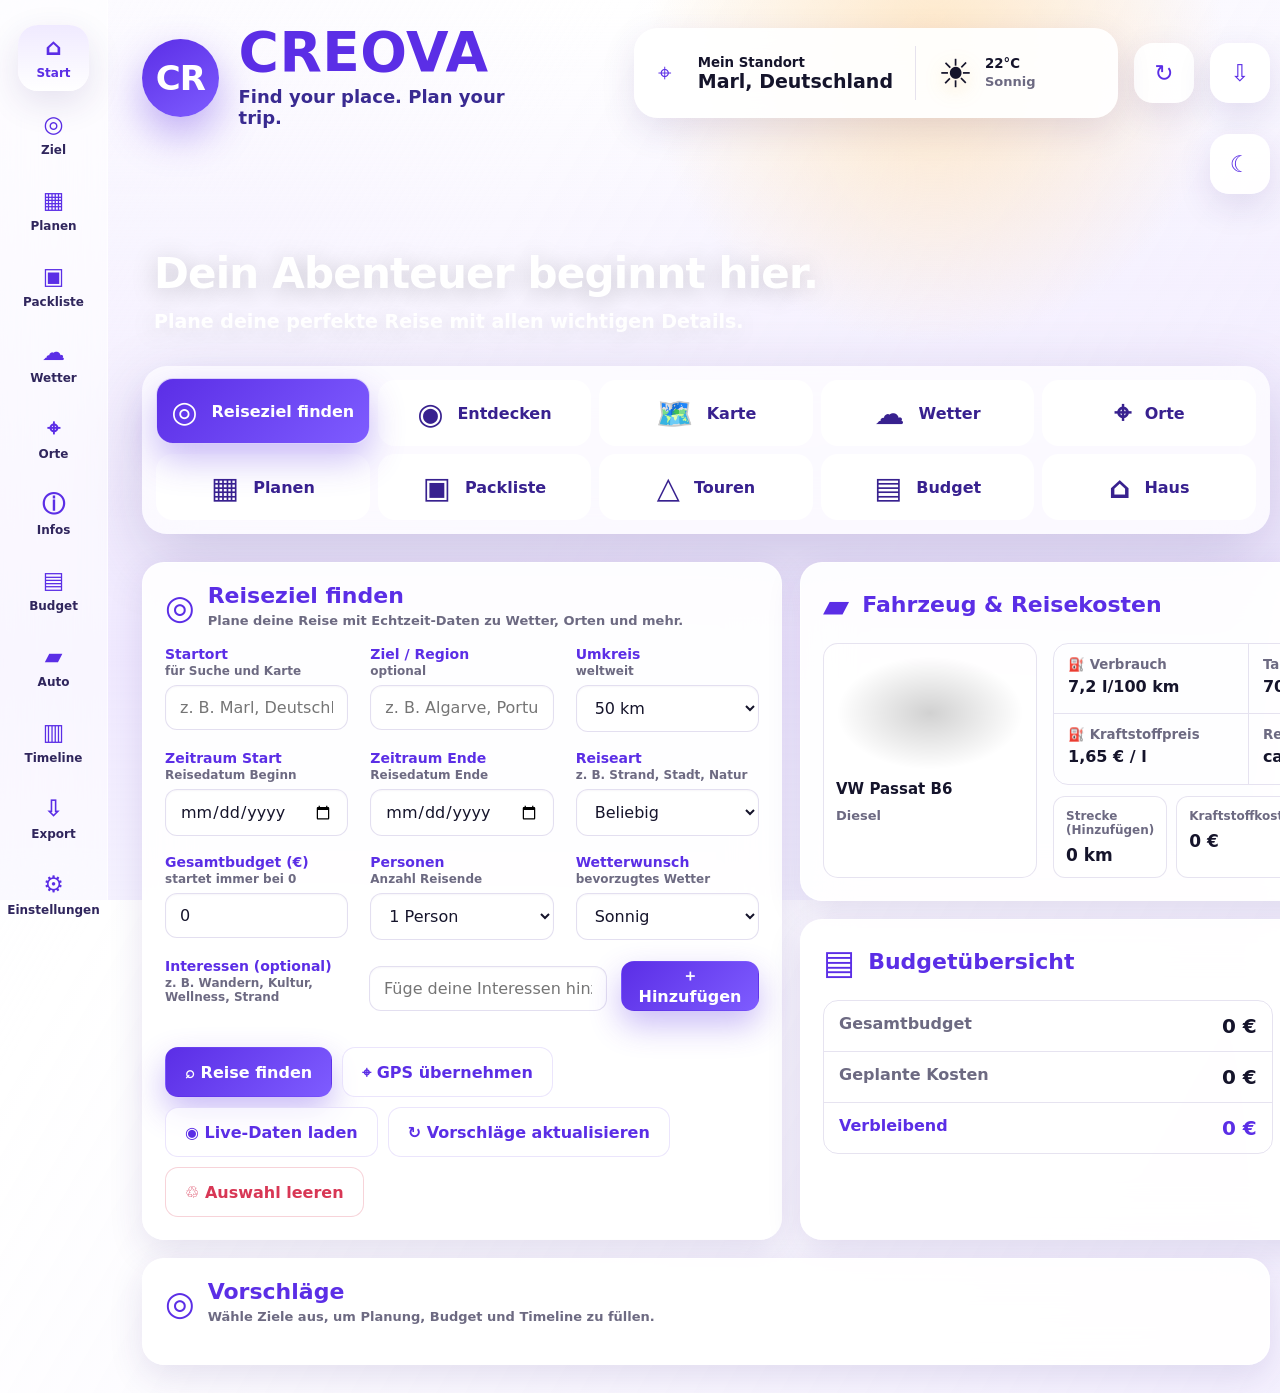
<file: index.html>
<!doctype html>
<html lang="de">
<head>
  <meta charset="utf-8" />
  <meta name="viewport" content="width=device-width, initial-scale=1" />
  <title>CREOVA – Reiseplanung</title>
  <meta name="description" content="CREOVA Reiseplaner Web App" />
  <style>
    :root{
      --violet:#5b2ee6;
      --violet-2:#7e5cff;
      --violet-3:#efe9ff;
      --ink:#15142b;
      --muted:#6d6a82;
      --line:rgba(80,56,150,.14);
      --glass:rgba(255,255,255,.74);
      --glass-2:rgba(255,255,255,.92);
      --shadow:0 24px 70px rgba(54,35,120,.20);
      --shadow-soft:0 12px 35px rgba(54,35,120,.12);
      --radius:22px;
      --radius-sm:15px;
      --bg:url("https://images.unsplash.com/photo-1533873984035-25970ab07461?auto=format&fit=crop&w=2200&q=90");
    }
    [data-theme="dark"]{
      --ink:#f4f1ff;
      --muted:#c9c2dc;
      --line:rgba(255,255,255,.16);
      --glass:rgba(23,19,42,.70);
      --glass-2:rgba(30,24,56,.88);
      --violet-3:rgba(126,92,255,.18);
      --shadow:0 24px 70px rgba(0,0,0,.45);
      --shadow-soft:0 12px 35px rgba(0,0,0,.32);
    }
    *{box-sizing:border-box}
    html{scroll-behavior:smooth}
    body{
      margin:0;
      min-height:100vh;
      font-family:Inter, ui-sans-serif, system-ui, -apple-system, BlinkMacSystemFont, "Segoe UI", Arial, sans-serif;
      color:var(--ink);
      background:
        linear-gradient(120deg, rgba(250,248,255,.76), rgba(255,255,255,.44) 30%, rgba(239,233,255,.64) 100%),
        var(--bg) center top / cover fixed no-repeat;
      overflow-x:hidden;
    }
    [data-theme="dark"] body,
    body[data-theme="dark"]{
      background:
        linear-gradient(120deg, rgba(11,10,22,.82), rgba(20,16,42,.54) 35%, rgba(35,17,73,.76) 100%),
        var(--bg) center top / cover fixed no-repeat;
    }
    body:before{
      content:"";
      position:fixed;
      inset:0;
      pointer-events:none;
      background:
        radial-gradient(circle at 73% 6%, rgba(255,226,184,.78), transparent 23%),
        linear-gradient(180deg, transparent 0%, rgba(237,229,255,.86) 74%, rgba(244,241,255,.98) 100%);
      z-index:-1;
    }
    body[data-theme="dark"]:before{
      background:
        radial-gradient(circle at 73% 6%, rgba(255,190,80,.18), transparent 23%),
        linear-gradient(180deg, transparent 0%, rgba(19,15,38,.88) 72%, rgba(15,12,29,.98) 100%);
    }
    button,input,select,textarea{font:inherit}
    button{cursor:pointer}
    .app{display:grid;grid-template-columns:108px 1fr;min-height:100vh}
    .sidebar{
      position:sticky;
      top:0;
      height:100vh;
      padding:26px 18px;
      display:flex;
      flex-direction:column;
      gap:10px;
      backdrop-filter:blur(22px);
      background:rgba(255,255,255,.58);
      border-right:1px solid rgba(255,255,255,.65);
      z-index:10;
    }
    body[data-theme="dark"] .sidebar{background:rgba(18,15,34,.64);border-right-color:rgba(255,255,255,.08)}
    .navbtn{
      border:0;
      border-radius:20px;
      min-height:66px;
      display:flex;
      flex-direction:column;
      align-items:center;
      justify-content:center;
      gap:7px;
      color:#30265d;
      background:transparent;
      transition:.18s ease;
    }
    body[data-theme="dark"] .navbtn{color:#ebe5ff}
    .navbtn .ico{font-size:23px;line-height:1;color:var(--violet)}
    .navbtn span{font-size:12px;font-weight:750}
    .navbtn.active,.navbtn:hover{
      background:linear-gradient(180deg, rgba(239,233,255,.95), rgba(255,255,255,.82));
      color:var(--violet);
      box-shadow:var(--shadow-soft);
      transform:translateY(-1px);
    }
    body[data-theme="dark"] .navbtn.active, body[data-theme="dark"] .navbtn:hover{background:rgba(126,92,255,.22)}
    .main{padding:28px 34px 112px;max-width:1730px;width:100%;margin:0 auto}
    .topbar{display:flex;align-items:flex-start;justify-content:space-between;gap:22px;margin-bottom:55px}
    .brand{display:flex;align-items:center;gap:20px}
    .logo{
      width:78px;height:78px;border-radius:50%;
      display:grid;place-items:center;
      color:#fff;font-weight:900;font-size:34px;letter-spacing:-1px;
      background:linear-gradient(150deg, var(--violet), var(--violet-2));
      box-shadow:0 18px 42px rgba(91,46,230,.38);
    }
    .brand h1{margin:0;font-size:55px;line-height:.9;color:var(--violet);letter-spacing:.5px;font-weight:900}
    .brand p{margin:8px 0 0;color:#392a91;font-weight:800;font-size:18px}
    body[data-theme="dark"] .brand p{color:#ded4ff}
    .status{display:flex;align-items:center;gap:16px;flex-wrap:wrap;justify-content:flex-end}
    .weather-pill{
      min-width:432px;
      border-radius:24px;
      background:var(--glass-2);
      backdrop-filter:blur(22px);
      box-shadow:var(--shadow-soft);
      padding:18px 24px;
      display:grid;
      grid-template-columns:1fr 1px 156px;
      align-items:center;
      gap:22px;
    }
    .divider{height:54px;background:var(--line)}
    .loc{display:grid;grid-template-columns:30px 1fr;gap:10px;align-items:center}
    .loc .pin{font-size:24px;color:var(--violet)}
    .loc small,.weatherText small{display:block;color:var(--ink);font-weight:900}
    .loc strong{font-size:19px;font-weight:700}
    .sunline{display:flex;align-items:center;gap:12px}
    .sun{font-size:39px;filter:drop-shadow(0 6px 10px rgba(240,170,40,.3))}
    .temp{font-size:19px;font-weight:900}
    .weatherText span{font-size:13px;color:var(--muted);font-weight:700}
    .iconbtn{
      width:60px;height:60px;border-radius:19px;border:0;
      background:var(--glass-2);
      color:var(--violet);
      box-shadow:var(--shadow-soft);
      display:grid;place-items:center;
      font-size:23px;
      transition:.18s ease;
    }
    .iconbtn:hover{transform:translateY(-2px);background:#fff}
    body[data-theme="dark"] .iconbtn:hover{background:rgba(50,41,88,.9)}
    .hero{margin-top:0;margin-left:12px;margin-bottom:34px;text-shadow:0 4px 26px rgba(0,0,0,.22)}
    .hero h2{margin:0 0 12px;font-size:42px;color:#fff;letter-spacing:-.8px}
    .hero p{margin:0;color:#fff;font-size:19px;font-weight:650}
    .quick{
      margin:0 0 28px;
      padding:14px;
      border-radius:25px;
      background:rgba(255,255,255,.68);
      backdrop-filter:blur(24px);
      box-shadow:var(--shadow);
      display:grid;
      grid-template-columns:repeat(5,1fr);
      gap:8px;
    }
    body[data-theme="dark"] .quick{background:rgba(20,16,42,.70)}
    .quick button{
      border:1px solid rgba(255,255,255,.75);
      min-height:66px;
      border-radius:17px;
      background:rgba(255,255,255,.88);
      color:#38218f;
      display:flex;align-items:center;justify-content:center;gap:14px;
      font-weight:850;
      transition:.18s ease;
    }
    body[data-theme="dark"] .quick button{background:rgba(255,255,255,.08);border-color:rgba(255,255,255,.12);color:#eee8ff}
    .quick button:hover,.quick button.active{
      background:linear-gradient(135deg, var(--violet), var(--violet-2));
      color:#fff;
      transform:translateY(-2px);
      box-shadow:0 16px 35px rgba(91,46,230,.30);
    }
    .quick .qico{font-size:30px}
    .grid{display:grid;grid-template-columns:minmax(640px, 1.25fr) minmax(470px, .95fr);gap:18px}
    .rightcol{display:grid;grid-template-rows:auto 1fr;gap:18px}
    .card{
      border:1px solid rgba(255,255,255,.70);
      border-radius:var(--radius);
      background:var(--glass-2);
      backdrop-filter:blur(24px);
      box-shadow:var(--shadow-soft);
      padding:22px;
    }
    body[data-theme="dark"] .card{border-color:rgba(255,255,255,.10)}
    .section-title{display:flex;align-items:center;gap:13px;margin-bottom:18px}
    .section-title .bigico{font-size:34px;color:var(--violet)}
    .section-title h3{font-size:22px;line-height:1;margin:0;color:var(--violet);font-weight:900}
    .section-title p{margin:6px 0 0;font-size:13px;color:var(--muted);font-weight:600}
    .formgrid{display:grid;grid-template-columns:repeat(3,1fr);gap:18px 22px}
    .field label{display:block;color:var(--violet);font-weight:850;font-size:14px;margin-bottom:2px}
    .field small{display:block;color:var(--muted);font-weight:650;font-size:12px;margin-bottom:7px}
    input,select,textarea{
      width:100%;
      border:1px solid rgba(85,58,160,.16);
      outline:none;
      border-radius:12px;
      background:rgba(255,255,255,.72);
      color:var(--ink);
      padding:12px 14px;
      min-height:43px;
      box-shadow:inset 0 1px 2px rgba(45,27,95,.04);
    }
    body[data-theme="dark"] input, body[data-theme="dark"] select, body[data-theme="dark"] textarea{
      background:rgba(255,255,255,.07);
      border-color:rgba(255,255,255,.13);
      color:#fff;
    }
    input:focus,select:focus,textarea:focus{border-color:rgba(91,46,230,.54);box-shadow:0 0 0 4px rgba(91,46,230,.12)}
    .interests{grid-column:1/-1;display:grid;grid-template-columns:190px 1fr 138px;gap:14px;align-items:end}
    .actions{display:flex;gap:10px;flex-wrap:wrap;margin-top:18px}
    .btn{
      border:1px solid rgba(91,46,230,.12);
      border-radius:13px;
      min-height:50px;
      padding:0 19px;
      display:inline-flex;align-items:center;justify-content:center;gap:10px;
      font-weight:850;
      color:var(--violet);
      background:rgba(255,255,255,.70);
      transition:.18s ease;
    }
    .btn:hover{transform:translateY(-1px);box-shadow:var(--shadow-soft)}
    .btn.primary{background:linear-gradient(135deg, var(--violet), var(--violet-2));border-color:transparent;color:#fff;box-shadow:0 14px 32px rgba(91,46,230,.32)}
    .btn.danger{color:#d83755;border-color:rgba(216,55,85,.22)}
    .btn.mini{min-height:38px;padding:0 12px;border-radius:11px;font-size:13px}
    body[data-theme="dark"] .btn{background:rgba(255,255,255,.08)}
    .vehicle{display:grid;grid-template-columns:214px 1fr;gap:16px}
    .carbox{border:1px solid var(--line);border-radius:15px;padding:12px;background:rgba(255,255,255,.48)}
    body[data-theme="dark"] .carbox{background:rgba(255,255,255,.06)}
    .carimg{
      height:114px;border-radius:13px;
      background:
        radial-gradient(ellipse at center, rgba(0,0,0,.18), transparent 70%),
        url("https://images.unsplash.com/photo-1552519507-da3b142c6e3d?auto=format&fit=crop&w=700&q=80") center / cover no-repeat;
      margin-bottom:10px;
      filter:saturate(.8);
    }
    .carbox strong{display:block;margin-bottom:7px;font-size:15px}
    .carbox span{font-size:13px;color:var(--muted);font-weight:650}
    .stats{display:grid;grid-template-columns:repeat(2,1fr);gap:0;border:1px solid var(--line);border-radius:15px;overflow:hidden}
    .stat{padding:13px 14px;min-height:70px;border-right:1px solid var(--line);border-bottom:1px solid var(--line)}
    .stat:nth-child(2n){border-right:0}
    .stat:nth-child(n+3){border-bottom:0}
    .stat small{display:block;color:var(--muted);font-weight:700;margin-bottom:5px}
    .stat strong{font-weight:800}
    .costs{display:grid;grid-template-columns:repeat(3,1fr);gap:9px;margin-top:11px}
    .cost{border:1px solid var(--line);border-radius:12px;padding:12px;background:rgba(255,255,255,.48)}
    body[data-theme="dark"] .cost{background:rgba(255,255,255,.06)}
    .cost small{display:block;color:var(--muted);font-size:12px;font-weight:700}
    .cost strong{display:block;margin-top:8px;font-size:17px}
    .cost.highlight{background:var(--violet-3)}
    .budget{display:grid;grid-template-columns:1fr 150px;gap:22px;align-items:center}
    .rows{border:1px solid var(--line);border-radius:15px;overflow:hidden}
    .row{display:flex;justify-content:space-between;gap:12px;padding:13px 15px;border-bottom:1px solid var(--line)}
    .row:last-child{border-bottom:0}
    .row span{color:var(--muted);font-weight:650}
    .row strong{font-size:20px}
    .row.total strong,.row.total span{color:var(--violet);font-weight:900}
    .donut{
      width:138px;height:138px;border-radius:50%;
      background:conic-gradient(var(--violet) var(--percent,0%), rgba(114,93,172,.15) 0);
      display:grid;place-items:center;justify-self:center;
    }
    .donut-inner{width:98px;height:98px;border-radius:50%;background:var(--glass-2);display:grid;place-items:center;text-align:center}
    .donut b{display:block;font-size:25px}
    .donut small{display:block;font-size:11px;color:var(--muted);font-weight:750}
    .panel{display:none;margin-top:18px}
    .panel.active{display:block}
    .panel-grid{display:grid;grid-template-columns:repeat(3,1fr);gap:15px}
    .item{
      border:1px solid var(--line);
      border-radius:18px;
      background:rgba(255,255,255,.62);
      padding:16px;
      min-height:132px;
      transition:.18s ease;
    }
    body[data-theme="dark"] .item{background:rgba(255,255,255,.07)}
    .item:hover{transform:translateY(-2px);box-shadow:var(--shadow-soft)}
    .item h4{margin:0 0 8px;color:var(--violet);font-size:17px}
    .item p{margin:0 0 12px;color:var(--muted);font-weight:620;font-size:13px;line-height:1.45}
    .item .meta{display:flex;flex-wrap:wrap;gap:8px}
    .chip{
      display:inline-flex;align-items:center;gap:6px;
      border-radius:999px;
      padding:7px 10px;
      background:var(--violet-3);
      color:var(--violet);
      font-weight:800;
      font-size:12px;
    }
    .selected{outline:3px solid rgba(91,46,230,.22);background:rgba(239,233,255,.78)}
    body[data-theme="dark"] .selected{background:rgba(126,92,255,.20)}
    .bottom{
      position:fixed;left:132px;right:28px;bottom:22px;
      min-height:77px;border-radius:18px;
      background:linear-gradient(135deg, var(--violet), #4b18d7);
      color:#fff;
      box-shadow:0 22px 60px rgba(66,25,186,.38);
      display:grid;grid-template-columns:1fr 160px 180px;gap:20px;align-items:center;
      padding:15px 22px;
      z-index:20;
    }
    .bottom .bag{font-size:35px;margin-right:15px}
    .bottom strong{display:block}
    .bottom small{display:block;opacity:.85;margin-top:4px}
    .bottom-left{display:flex;align-items:center}
    .bottom-center{text-align:center}
    .bottom .open{
      border:0;border-radius:13px;background:#fff;color:#3e23b4;
      height:50px;font-weight:900;padding:0 19px;
    }
    .mapbox{height:420px;border-radius:18px;overflow:hidden;border:1px solid var(--line);background:rgba(255,255,255,.48)}
    .mapbox iframe{width:100%;height:100%;border:0}
    .list{display:grid;gap:10px}
    .todo{
      display:flex;align-items:center;justify-content:space-between;gap:12px;
      border:1px solid var(--line);border-radius:14px;padding:12px 14px;background:rgba(255,255,255,.55)
    }
    body[data-theme="dark"] .todo{background:rgba(255,255,255,.07)}
    .todo label{display:flex;align-items:center;gap:10px;font-weight:750}
    .todo input{width:auto;min-height:auto}
    .modal{
      position:fixed;inset:0;background:rgba(15,10,32,.52);
      z-index:50;display:none;align-items:center;justify-content:center;padding:24px;
    }
    .modal.active{display:flex}
    .modalbox{max-width:680px;width:100%;background:var(--glass-2);border:1px solid var(--line);border-radius:24px;padding:22px;box-shadow:var(--shadow);backdrop-filter:blur(24px)}
    .modalhead{display:flex;justify-content:space-between;gap:18px;align-items:center;margin-bottom:14px}
    .modalhead h3{margin:0;color:var(--violet)}
    .x{border:0;background:transparent;color:var(--violet);font-size:27px}
    .settings-grid{display:grid;grid-template-columns:repeat(2,1fr);gap:14px}
    .notice{border:1px dashed rgba(91,46,230,.28);border-radius:16px;background:rgba(239,233,255,.52);padding:14px;color:var(--muted);font-weight:650;line-height:1.45}
    body[data-theme="dark"] .notice{background:rgba(126,92,255,.12)}
    .toast{
      position:fixed;right:30px;bottom:116px;background:var(--glass-2);color:var(--ink);
      border:1px solid var(--line);box-shadow:var(--shadow-soft);border-radius:15px;padding:14px 17px;
      z-index:60;transform:translateY(16px);opacity:0;pointer-events:none;transition:.2s ease;font-weight:750;
    }
    .toast.show{transform:translateY(0);opacity:1}
    @media (max-width:1240px){
      .grid{grid-template-columns:1fr}
      .quick{grid-template-columns:repeat(2,1fr)}
      .weather-pill{min-width:340px}
      .formgrid{grid-template-columns:repeat(2,1fr)}
      .interests{grid-template-columns:1fr}
      .bottom{grid-template-columns:1fr;left:118px}
      .bottom-center{text-align:left}
    }
    @media (max-width:820px){
      .app{grid-template-columns:1fr}
      .sidebar{position:fixed;left:0;right:0;bottom:0;top:auto;height:72px;flex-direction:row;overflow:auto;padding:8px 10px;border-right:0;border-top:1px solid rgba(255,255,255,.55)}
      .navbtn{min-width:72px;min-height:54px;border-radius:15px}
      .navbtn span{font-size:10px}
      .main{padding:22px 15px 150px}
      .topbar{display:block;margin-bottom:34px}
      .status{justify-content:flex-start;margin-top:18px}
      .brand h1{font-size:40px}
      .logo{width:62px;height:62px;font-size:27px}
      .weather-pill{min-width:100%;grid-template-columns:1fr}
      .divider{display:none}
      .hero{margin-left:0}
      .hero h2{font-size:32px}
      .quick{grid-template-columns:1fr}
      .formgrid,.panel-grid,.settings-grid{grid-template-columns:1fr}
      .vehicle,.budget{grid-template-columns:1fr}
      .costs{grid-template-columns:1fr}
      .bottom{left:12px;right:12px;bottom:84px}
    }
  </style>
</head>
<body>
  <div class="app">
    <aside class="sidebar" aria-label="Hauptnavigation">
      <button class="navbtn active" data-page="start"><span class="ico">⌂</span><span>Start</span></button>
      <button class="navbtn" data-page="target"><span class="ico">◎</span><span>Ziel</span></button>
      <button class="navbtn" data-page="plan"><span class="ico">▦</span><span>Planen</span></button>
      <button class="navbtn" data-page="pack"><span class="ico">▣</span><span>Packliste</span></button>
      <button class="navbtn" data-page="weather"><span class="ico">☁</span><span>Wetter</span></button>
      <button class="navbtn" data-page="places"><span class="ico">⌖</span><span>Orte</span></button>
      <button class="navbtn" data-page="info"><span class="ico">ⓘ</span><span>Infos</span></button>
      <button class="navbtn" data-page="budget"><span class="ico">▤</span><span>Budget</span></button>
      <button class="navbtn" data-page="auto"><span class="ico">▰</span><span>Auto</span></button>
      <button class="navbtn" data-page="timeline"><span class="ico">▥</span><span>Timeline</span></button>
      <button class="navbtn" data-page="export"><span class="ico">⇩</span><span>Export</span></button>
      <button class="navbtn" data-page="settings"><span class="ico">⚙</span><span>Einstellungen</span></button>
    </aside>

    <main class="main">
      <header class="topbar">
        <div class="brand">
          <div class="logo">CR</div>
          <div>
            <h1>CREOVA</h1>
            <p>Find your place. Plan your trip.</p>
          </div>
        </div>
        <div class="status">
          <div class="weather-pill">
            <div class="loc">
              <div class="pin">⌖</div>
              <div><small>Mein Standort</small><strong id="locationLabel">Marl, Deutschland</strong></div>
            </div>
            <div class="divider"></div>
            <div class="sunline">
              <div class="sun" id="weatherIcon">☀️</div>
              <div class="weatherText"><small id="tempLabel">22°C</small><span id="weatherLabel">Sonnig</span></div>
            </div>
          </div>
          <button class="iconbtn" id="refreshBtn" title="Live-Daten aktualisieren">↻</button>
          <button class="iconbtn" id="downloadBtn" title="Plan exportieren">⇩</button>
          <button class="iconbtn" id="themeBtn" title="Hell/Dunkel umschalten">☾</button>
        </div>
      </header>

      <section class="hero">
        <h2>Dein Abenteuer beginnt hier.</h2>
        <p>Plane deine perfekte Reise mit allen wichtigen Details.</p>
      </section>

      <nav class="quick" aria-label="Schnellzugriff">
        <button data-page="target" class="active"><span class="qico">◎</span>Reiseziel finden</button>
        <button data-page="explore"><span class="qico">◉</span>Entdecken</button>
        <button data-page="map"><span class="qico">🗺️</span>Karte</button>
        <button data-page="weather"><span class="qico">☁️</span>Wetter</button>
        <button data-page="places"><span class="qico">⌖</span>Orte</button>
        <button data-page="plan"><span class="qico">▦</span>Planen</button>
        <button data-page="pack"><span class="qico">▣</span>Packliste</button>
        <button data-page="tours"><span class="qico">△</span>Touren</button>
        <button data-page="budget"><span class="qico">▤</span>Budget</button>
        <button data-page="house"><span class="qico">⌂</span>Haus</button>
      </nav>

      <section id="startPage" class="grid">
        <div class="card" id="targetCard">
          <div class="section-title">
            <div class="bigico">◎</div>
            <div>
              <h3>Reiseziel finden</h3>
              <p>Plane deine Reise mit Echtzeit-Daten zu Wetter, Orten und mehr.</p>
            </div>
          </div>
          <div class="formgrid">
            <div class="field">
              <label>Startort</label><small>für Suche und Karte</small>
              <input id="startPlace" placeholder="z. B. Marl, Deutschland" />
            </div>
            <div class="field">
              <label>Ziel / Region</label><small>optional</small>
              <input id="destination" placeholder="z. B. Algarve, Portugal" />
            </div>
            <div class="field">
              <label>Umkreis</label><small>weltweit</small>
              <select id="radius"><option>50 km</option><option>100 km</option><option>250 km</option><option>500 km</option><option>Weltweit</option></select>
            </div>
            <div class="field">
              <label>Zeitraum Start</label><small>Reisedatum Beginn</small>
              <input id="dateStart" type="date" />
            </div>
            <div class="field">
              <label>Zeitraum Ende</label><small>Reisedatum Ende</small>
              <input id="dateEnd" type="date" />
            </div>
            <div class="field">
              <label>Reiseart</label><small>z. B. Strand, Stadt, Natur</small>
              <select id="tripType"><option>Beliebig</option><option>Natur</option><option>Strand</option><option>Stadt</option><option>Camping</option><option>Bike & Hike</option></select>
            </div>
            <div class="field">
              <label>Gesamtbudget (€)</label><small>startet immer bei 0</small>
              <input id="budgetInput" type="number" min="0" value="0" />
            </div>
            <div class="field">
              <label>Personen</label><small>Anzahl Reisende</small>
              <select id="persons"><option>1 Person</option><option>2 Personen</option><option>3 Personen</option><option>4 Personen</option></select>
            </div>
            <div class="field">
              <label>Wetterwunsch</label><small>bevorzugtes Wetter</small>
              <select id="weatherWish"><option>Sonnig</option><option>Mild</option><option>Warm</option><option>Kühl</option><option>Trocken</option></select>
            </div>
            <div class="interests">
              <div class="field"><label>Interessen (optional)</label><small>z. B. Wandern, Kultur, Wellness, Strand</small></div>
              <input id="interestInput" placeholder="Füge deine Interessen hinzu ..." />
              <button class="btn primary" id="addInterest">＋ Hinzufügen</button>
            </div>
          </div>
          <div id="interestChips" class="actions"></div>
          <div class="actions">
            <button class="btn primary" id="findTrip">⌕ Reise finden</button>
            <button class="btn" id="gpsBtn">⌖ GPS übernehmen</button>
            <button class="btn" id="liveBtn">◉ Live-Daten laden</button>
            <button class="btn" id="suggestBtn">↻ Vorschläge aktualisieren</button>
            <button class="btn danger" id="clearBtn">♲ Auswahl leeren</button>
          </div>
        </div>

        <div class="rightcol">
          <div class="card">
            <div class="section-title" style="justify-content:space-between">
              <div style="display:flex;align-items:center;gap:13px">
                <div class="bigico">▰</div>
                <h3>Fahrzeug & Reisekosten</h3>
              </div>
              <button class="btn mini" id="editVehicle">✎ Bearbeiten</button>
            </div>
            <div class="vehicle">
              <div class="carbox">
                <div class="carimg" aria-label="Fahrzeugbild"></div>
                <strong id="vehicleName">VW Passat B6</strong>
                <span id="vehicleType">Diesel</span>
              </div>
              <div>
                <div class="stats">
                  <div class="stat"><small>⛽ Verbrauch</small><strong id="consumptionLabel">7,2 l/100 km</strong></div>
                  <div class="stat"><small>Tankgröße</small><strong id="tankLabel">70 l</strong></div>
                  <div class="stat"><small>⛽ Kraftstoffpreis</small><strong id="fuelLabel">1,65 € / l</strong></div>
                  <div class="stat"><small>Reichweite</small><strong id="rangeLabel">ca. 970 km</strong></div>
                </div>
                <div class="costs">
                  <div class="cost"><small>Strecke (Hinzufügen)</small><strong id="kmLabel">0 km</strong></div>
                  <div class="cost"><small>Kraftstoffkosten</small><strong id="fuelCostLabel">0 €</strong></div>
                  <div class="cost highlight"><small>Gesamtkosten</small><strong id="totalCostLabel">0 €</strong></div>
                </div>
              </div>
            </div>
          </div>

          <div class="card">
            <div class="section-title">
              <div class="bigico">▤</div><h3>Budgetübersicht</h3>
            </div>
            <div class="budget">
              <div class="rows">
                <div class="row"><span>Gesamtbudget</span><strong id="budgetTotal">0 €</strong></div>
                <div class="row"><span>Geplante Kosten</span><strong id="plannedCost">0 €</strong></div>
                <div class="row total"><span>Verbleibend</span><strong id="remainingBudget">0 €</strong></div>
              </div>
              <div class="donut" id="donut" style="--percent:0%">
                <div class="donut-inner"><div><b id="percentLabel">0%</b><small>verwendet</small></div></div>
              </div>
            </div>
          </div>
        </div>
      </section>

      <section id="dynamicPanel" class="panel active">
        <div class="card">
          <div class="section-title">
            <div class="bigico" id="panelIcon">◎</div>
            <div>
              <h3 id="panelTitle">Vorschläge</h3>
              <p id="panelSub">Wähle Ziele aus, um Planung, Budget und Timeline zu füllen.</p>
            </div>
          </div>
          <div id="panelContent" class="panel-grid"></div>
        </div>
      </section>

      <section id="mapPanel" class="panel">
        <div class="card">
          <div class="section-title">
            <div class="bigico">🗺️</div><div><h3>Karte</h3><p>OpenStreetMap-Ansicht für Start und Ziel.</p></div>
          </div>
          <div class="actions" style="margin-top:0;margin-bottom:16px">
            <button class="btn primary" id="mapSearch">Karte aktualisieren</button>
            <button class="btn" id="routeToMap">Route aus Auswahl anzeigen</button>
          </div>
          <div class="mapbox"><iframe id="mapFrame" title="Karte" src="https://www.openstreetmap.org/export/embed.html?bbox=7.05%2C51.55%2C7.35%2C51.75&layer=mapnik&marker=51.6535%2C7.0919"></iframe></div>
        </div>
      </section>
    </main>
  </div>

  <div class="bottom">
    <div class="bottom-left"><span class="bag">▣</span><div><strong id="selectedCount">0 Vorschläge ausgewählt</strong><small>Auswahl wird in Planung, Budget und Timeline übernommen.</small></div></div>
    <div class="bottom-center"><small>Gesamt</small><strong id="bottomTotal">0 €</strong></div>
    <button class="open" id="openPlan">Planung öffnen ›</button>
  </div>

  <div class="modal" id="vehicleModal" role="dialog" aria-modal="true">
    <div class="modalbox">
      <div class="modalhead">
        <h3>Fahrzeug bearbeiten</h3>
        <button class="x" data-close="vehicleModal">×</button>
      </div>
      <div class="formgrid">
        <div class="field"><label>Fahrzeug</label><small>Name</small><input id="mVehicleName"></div>
        <div class="field"><label>Typ</label><small>Benzin/Diesel/Hybrid</small><input id="mVehicleType"></div>
        <div class="field"><label>Fahrzeugtyp</label><small>für passendes Bild</small><select id="mVehicleCategory"><option value="kombi">Kombi</option><option value="limousine">Limousine</option><option value="suv">SUV</option><option value="offroader">Offroader</option><option value="campervan">Campervan</option><option value="kastenwagen">Kastenwagen</option><option value="van">Van / Bus</option><option value="pickup">Pickup</option><option value="kleinwagen">Kleinwagen</option><option value="kompaktwagen">Kompaktwagen</option><option value="wohnmobil">Wohnmobil</option></select></div>
        <div class="field"><label>Verbrauch</label><small>l/100 km</small><input id="mConsumption" type="number" step="0.1"></div>
        <div class="field"><label>Tankgröße</label><small>Liter</small><input id="mTank" type="number" step="1"></div>
        <div class="field"><label>Kraftstoffpreis</label><small>€/Liter</small><input id="mFuel" type="number" step="0.01"></div>
        <div class="field"><label>Zusatzkosten</label><small>Maut, Camping etc.</small><input id="mExtra" type="number" step="1"></div>
      </div>
      <div class="actions">
        <button class="btn primary" id="saveVehicle">Speichern</button>
        <button class="btn" data-close="vehicleModal">Abbrechen</button>
      </div>
    </div>
  </div>

  <div class="toast" id="toast">Gespeichert</div>

<script>
(() => {
  const $ = (s, root=document) => root.querySelector(s);
  const $$ = (s, root=document) => [...root.querySelectorAll(s)];

  const state = {
    page: "target",
    interests: [],
    selected: [],
    suggestions: [],
    coords: {lat:51.6535, lon:7.0919},
    vehicle: {name:"VW Passat B6", type:"Diesel", consumption:7.2, tank:70, fuel:1.65, extra:0},
    weather: {temp:22, text:"Sonnig", code:0},
    pack: [
      {name:"Ausweise / Führerschein", done:false},
      {name:"Dachzelt & Leiter prüfen", done:false},
      {name:"Powerbank / Ladekabel", done:false},
      {name:"Regenjacke / warme Schicht", done:false},
      {name:"Erste-Hilfe-Set", done:false}
    ]
  };

  const data = {
    places: [
      {title:"Marl → Sauerland Basecamp", type:"Natur", km:92, days:2, cost:96, weather:"Mild", desc:"Wald, Seen, kurze Anfahrt und gute Campingoptionen."},
      {title:"Eifel Vulkanseen", type:"Camping", km:165, days:3, cost:168, weather:"Trocken", desc:"Ruhige Stellplätze, Wandern und Wasser in einem Plan."},
      {title:"Zeeland Küste", type:"Strand", km:260, days:3, cost:210, weather:"Sonnig", desc:"Strand, Dünen, Fahrradwege und viele Campingplätze."},
      {title:"Allgäu Seenrunde", type:"Bike & Hike", km:610, days:5, cost:440, weather:"Mild", desc:"Berge, Seen, MTB-Touren und schöne Etappen."},
      {title:"Algarve Roadtrip", type:"Strand", km:2450, days:12, cost:1180, weather:"Warm", desc:"Sonne, Klippen, Roadtrip und Campingplätze am Meer."},
      {title:"Nordspanien Atlantik", type:"Natur", km:1500, days:8, cost:790, weather:"Mild", desc:"Grüne Küste, Strände, Berge und starke Route für Dachzelt."}
    ],
    tours: [
      {title:"MTB Waldroute", km:34, cost:0, desc:"Leichte bis mittlere Runde mit viel Waldanteil."},
      {title:"Panorama Hike", km:12, cost:0, desc:"Wanderung mit Aussichtspunkt und Einkehr."},
      {title:"See-Spaziergang", km:7, cost:0, desc:"Ruhiger Rundweg für Ankunftstag."}
    ],
    houses: [
      {title:"Campingplatz mit Sanitär", cost:38, desc:"Stellplatz, Dusche, Strom und kurze Wege."},
      {title:"Tiny House Stop", cost:89, desc:"Feste Unterkunft für Regentage oder Pause."},
      {title:"Bauernhof-Stellplatz", cost:24, desc:"Ruhig, einfach, oft mit schöner Natur direkt am Platz."}
    ],
    info: [
      {title:"Datenmodus", desc:"Die App läuft komplett im Browser. Wetter/GPS funktionieren live, wenn Browser und Internet es erlauben."},
      {title:"Speicherung", desc:"Planung, Fahrzeugdaten und Auswahl werden lokal im Browser gespeichert."},
      {title:"Export", desc:"Exportiert werden JSON und CSV. Damit kannst du später Backend oder Datenbank anbinden."}
    ]
  };

  function toast(msg){
    const t = $("#toast");
    t.textContent = msg;
    t.classList.add("show");
    clearTimeout(window.__toast);
    window.__toast = setTimeout(() => t.classList.remove("show"), 2100);
  }

  function save(){
    localStorage.setItem("creovaState", JSON.stringify(state));
  }

  function load(){
    try{
      const old = JSON.parse(localStorage.getItem("creovaState") || "{}");
      if(old && typeof old === "object"){
        Object.assign(state, old);
  state.vehicle = Object.assign({ name:"VW Passat B6",type:"Diesel",category:"kombi"consumption:7.2,tank:70,fuel:1.65,extra:0}, old.vehicle || {});
        state.pack = Array.isArray(old.pack) ? old.pack : state.pack;
      }
    }catch(e){}
  }

  function euro(n){ return new Intl.NumberFormat("de-DE",{style:"currency",currency:"EUR",maximumFractionDigits:0}).format(Number(n)||0); }
  function num(n, d=0){ return new Intl.NumberFormat("de-DE",{maximumFractionDigits:d}).format(Number(n)||0); }

  function fuelCosts(km){
    return (Number(km)||0) * state.vehicle.consumption / 100 * state.vehicle.fuel;
  }

  function selectedKm(){ return state.selected.reduce((a,b) => a + (Number(b.km)||0), 0); }
  function selectedCosts(){
    const km = selectedKm();
    const direct = state.selected.reduce((a,b) => a + (Number(b.cost)||0), 0);
    return direct + fuelCosts(km) + (Number(state.vehicle.extra)||0);
  }

  function renderBase(){
    $("#startPlace").value = state.startPlace || "";
    $("#destination").value = state.destination || "";
    $("#radius").value = state.radius || "50 km";
    $("#dateStart").value = state.dateStart || "";
    $("#dateEnd").value = state.dateEnd || "";
    $("#tripType").value = state.tripType || "Beliebig";
    $("#budgetInput").value = state.budget ?? 0;
    $("#persons").value = state.persons || "1 Person";
    $("#weatherWish").value = state.weatherWish || "Sonnig";
    $("#locationLabel").textContent = state.startPlace || "Marl, Deutschland";
    $("#tempLabel").textContent = `${Math.round(state.weather.temp)}°C`;
    $("#weatherLabel").textContent = state.weather.text || "Sonnig";
    $("#weatherIcon").textContent = weatherIcon(state.weather.code);
    renderInterests();
    renderVehicle();
    renderBudget();
  }

  function renderInterests(){
    const wrap = $("#interestChips");
    wrap.innerHTML = "";
    state.interests.forEach((v, i) => {
      const b = document.createElement("button");
      b.className = "chip";
      b.innerHTML = `${escapeHTML(v)} ×`;
      b.onclick = () => { state.interests.splice(i,1); save(); renderInterests(); };
      wrap.appendChild(b);
    });
  }

  function renderVehicle(){
    const v = state.vehicle;
    $("#vehicleName").textContent = v.name;
    $("#vehicleType").textContent = v.type;
    $("#consumptionLabel").textContent = `${num(v.consumption,1)} l/100 km`;
    $("#tankLabel").textContent = `${num(v.tank)} l`;
    $("#fuelLabel").textContent = `${num(v.fuel,2)} € / l`;
    const range = v.consumption ? Math.round(v.tank / v.consumption * 100) : 0;
    $("#rangeLabel").textContent = `ca. ${num(range)} km`;
    $("#kmLabel").textContent = `${num(selectedKm())} km`;
    $("#fuelCostLabel").textContent = euro(fuelCosts(selectedKm()));
    $("#totalCostLabel").textContent = euro(selectedCosts());
  }

  function renderBudget(){
    const budget = Number(state.budget) || 0;
    const planned = selectedCosts();
    const remain = budget - planned;
    $("#budgetTotal").textContent = euro(budget);
    $("#plannedCost").textContent = euro(planned);
    $("#remainingBudget").textContent = euro(remain);
    $("#bottomTotal").textContent = euro(planned);
    $("#selectedCount").textContent = `${state.selected.length} Vorschläge ausgewählt`;
    const p = budget > 0 ? Math.min(100, Math.round(planned / budget * 100)) : 0;
    $("#percentLabel").textContent = `${p}%`;
    $("#donut").style.setProperty("--percent", `${p}%`);
    renderVehicle();
  }

  function makeSuggestions(){
    const region = ($("#destination").value || "").trim();
    const type = $("#tripType").value;
    const wish = $("#weatherWish").value;
    state.suggestions = data.places
      .filter(p => type === "Beliebig" || p.type === type || p.weather === wish || region.length)
      .map(p => {
        const bonus = region ? ` Richtung ${region}` : "";
        return {...p, title: region && !p.title.toLowerCase().includes(region.toLowerCase()) ? `${p.title}${bonus}` : p.title};
      });
    if(!state.suggestions.length) state.suggestions = data.places.slice(0,4);
    saveForm();
    renderPanel("target");
    toast("Reisevorschläge aktualisiert");
  }

  function isSelected(item){
    return state.selected.some(x => x.title === item.title);
  }

  function toggleSelected(item){
    const idx = state.selected.findIndex(x => x.title === item.title);
    if(idx >= 0) state.selected.splice(idx,1);
    else state.selected.push(item);
    save();
    renderPanel(state.page);
    renderBudget();
  }

  function renderCards(list, selectable=true){
    const box = $("#panelContent");
    box.className = "panel-grid";
    box.innerHTML = "";
    list.forEach(item => {
      const el = document.createElement("article");
      el.className = `item ${isSelected(item) ? "selected" : ""}`;
      el.innerHTML = `
        <h4>${escapeHTML(item.title)}</h4>
        <p>${escapeHTML(item.desc || "")}</p>
        <div class="meta">
          ${item.type ? `<span class="chip">${escapeHTML(item.type)}</span>` : ""}
          ${item.km != null ? `<span class="chip">${num(item.km)} km</span>` : ""}
          ${item.days ? `<span class="chip">${item.days} Tage</span>` : ""}
          ${item.cost != null ? `<span class="chip">${euro(item.cost)}</span>` : ""}
        </div>
        ${selectable ? `<div class="actions"><button class="btn mini primary">${isSelected(item) ? "Entfernen" : "Auswählen"}</button></div>` : ""}
      `;
      if(selectable) el.querySelector("button").onclick = () => toggleSelected(item);
      box.appendChild(el);
    });
  }

  function renderPlan(){
    const box = $("#panelContent");
    box.className = "list";
    box.innerHTML = "";
    if(!state.selected.length){
      box.innerHTML = `<div class="notice">Noch keine Auswahl vorhanden. Öffne „Reiseziel finden“ und wähle mindestens einen Vorschlag aus.</div>`;
      return;
    }
    state.selected.forEach((x, i) => {
      const row = document.createElement("div");
      row.className = "todo";
      row.innerHTML = `<div><b>Etappe ${i+1}: ${escapeHTML(x.title)}</b><br><small>${num(x.km)} km · ${x.days || 1} Tag(e) · ${euro(x.cost)}</small></div><button class="btn mini danger">Entfernen</button>`;
      row.querySelector("button").onclick = () => toggleSelected(x);
      box.appendChild(row);
    });
  }

  function renderPack(){
    const box = $("#panelContent");
    box.className = "list";
    box.innerHTML = `
      <div class="actions" style="margin-top:0">
        <input id="newPack" placeholder="Neuen Packlistenpunkt eintragen …" />
        <button class="btn primary" id="addPack">＋ Hinzufügen</button>
      </div>`;
    state.pack.forEach((item, i) => {
      const row = document.createElement("div");
      row.className = "todo";
      row.innerHTML = `<label><input type="checkbox" ${item.done ? "checked" : ""}> <span ${item.done ? 'style="text-decoration:line-through;opacity:.62"' : ""}>${escapeHTML(item.name)}</span></label><button class="btn mini danger">Löschen</button>`;
      row.querySelector("input").onchange = e => { item.done = e.target.checked; save(); renderPack(); };
      row.querySelector("button").onclick = () => { state.pack.splice(i,1); save(); renderPack(); };
      box.appendChild(row);
    });
    $("#addPack").onclick = () => {
      const v = $("#newPack").value.trim();
      if(!v) return;
      state.pack.push({name:v, done:false});
      save(); renderPack();
    };
  }

  function renderWeather(){
    const box = $("#panelContent");
    box.className = "panel-grid";
    box.innerHTML = "";
    [
      {title:"Aktuell", desc:`${Math.round(state.weather.temp)}°C · ${state.weather.text}`, km:null, cost:null},
      {title:"Wetterwunsch", desc:`Bevorzugt: ${$("#weatherWish").value || state.weatherWish || "Sonnig"}`, km:null, cost:null},
      {title:"Live-Daten", desc:"Über „Live-Daten laden“ werden Open-Meteo-Daten für den Standort abgefragt.", km:null, cost:null}
    ].forEach(x => {
      const el = document.createElement("article");
      el.className = "item";
      el.innerHTML = `<h4>${escapeHTML(x.title)}</h4><p>${escapeHTML(x.desc)}</p><div class="meta"><span class="chip">${weatherIcon(state.weather.code)}</span></div>`;
      box.appendChild(el);
    });
  }

  function renderBudgetPanel(){
    const box = $("#panelContent");
    box.className = "list";
    const fuel = fuelCosts(selectedKm());
    const direct = state.selected.reduce((a,b)=>a+(Number(b.cost)||0),0);
    box.innerHTML = `
      <div class="rows">
        <div class="row"><span>Reisekosten Auswahl</span><strong>${euro(direct)}</strong></div>
        <div class="row"><span>Strecke</span><strong>${num(selectedKm())} km</strong></div>
        <div class="row"><span>Kraftstoff</span><strong>${euro(fuel)}</strong></div>
        <div class="row"><span>Zusatzkosten</span><strong>${euro(state.vehicle.extra)}</strong></div>
        <div class="row total"><span>Gesamt geplant</span><strong>${euro(selectedCosts())}</strong></div>
      </div>
      <div class="actions"><button class="btn primary" id="exportBudget">Budget exportieren</button><button class="btn" id="editVehicle2">Fahrzeug bearbeiten</button></div>
    `;
    $("#exportBudget").onclick = () => downloadJSON("creova-budget.json", buildExport());
    $("#editVehicle2").onclick = openVehicle;
  }

  function renderTimeline(){
    const box = $("#panelContent");
    box.className = "list";
    if(!state.selected.length){
      box.innerHTML = `<div class="notice">Die Timeline wird automatisch aus deinen ausgewählten Vorschlägen aufgebaut.</div>`;
      return;
    }
    const start = state.dateStart ? new Date(state.dateStart) : new Date();
    let day = 0;
    state.selected.forEach((x, i) => {
      const date = new Date(start);
      date.setDate(start.getDate() + day);
      day += Number(x.days) || 1;
      const row = document.createElement("div");
      row.className = "todo";
      row.innerHTML = `<div><b>${date.toLocaleDateString("de-DE")} · ${escapeHTML(x.title)}</b><br><small>Etappe ${i+1} · ${num(x.km)} km · ${x.days || 1} Tag(e)</small></div><span class="chip">${euro(x.cost)}</span>`;
      box.appendChild(row);
    });
  }

  function renderExport(){
    const box = $("#panelContent");
    box.className = "list";
    box.innerHTML = `
      <div class="notice">Exportiert werden Start/Ziel, Zeitraum, Fahrzeug, Budget, Packliste, Wetter und ausgewählte Vorschläge.</div>
      <div class="actions">
        <button class="btn primary" id="jsonExport">⇩ JSON herunterladen</button>
        <button class="btn" id="csvExport">⇩ CSV herunterladen</button>
        <button class="btn" id="printExport">Druckansicht</button>
      </div>
      <textarea readonly style="height:280px">${escapeHTML(JSON.stringify(buildExport(), null, 2))}</textarea>
    `;
    $("#jsonExport").onclick = () => downloadJSON("creova-plan.json", buildExport());
    $("#csvExport").onclick = () => downloadText("creova-auswahl.csv", toCSV(state.selected));
    $("#printExport").onclick = () => window.print();
  }

  function renderSettings(){
    const box = $("#panelContent");
    box.className = "list";
    box.innerHTML = `
      <div class="settings-grid">
        <div class="field"><label>Design</label><small>Hell oder dunkel</small><select id="setTheme"><option value="light">Hell</option><option value="dark">Dunkel</option></select></div>
        <div class="field"><label>Akzent</label><small>Flieder/Violett bleibt Standard</small><select id="setAccent"><option value="#5b2ee6">CREOVA Violett</option><option value="#7e5cff">Flieder hell</option><option value="#4b18d7">Dunkelviolett</option></select></div>
      </div>
      <div class="actions"><button class="btn primary" id="saveSettings">Speichern</button><button class="btn danger" id="resetApp">App zurücksetzen</button></div>
    `;
    $("#setTheme").value = document.body.dataset.theme || "light";
    $("#saveSettings").onclick = () => {
      document.body.dataset.theme = $("#setTheme").value;
      document.documentElement.style.setProperty("--violet", $("#setAccent").value);
      state.theme = $("#setTheme").value;
      state.accent = $("#setAccent").value;
      save();
      toast("Einstellungen gespeichert");
    };
    $("#resetApp").onclick = () => {
      if(confirm("CREOVA lokal zurücksetzen?")){
        localStorage.removeItem("creovaState");
        location.reload();
      }
    };
  }

  function renderInfo(){
    renderCards(data.info.map(x => ({...x, cost:null, km:null})), false);
  }

  function renderAuto(){
    const box = $("#panelContent");
    box.className = "list";
    box.innerHTML = `
      <div class="rows">
        <div class="row"><span>Fahrzeug</span><strong>${escapeHTML(state.vehicle.name)}</strong></div>
        <div class="row"><span>Typ</span><strong>${escapeHTML(state.vehicle.type)}</strong></div>
        <div class="row"><span>Verbrauch</span><strong>${num(state.vehicle.consumption,1)} l/100 km</strong></div>
        <div class="row"><span>Tank</span><strong>${num(state.vehicle.tank)} l</strong></div>
        <div class="row"><span>Preis</span><strong>${num(state.vehicle.fuel,2)} €/l</strong></div>
      </div>
      <div class="actions"><button class="btn primary" id="autoEdit">Bearbeiten</button></div>
    `;
    $("#autoEdit").onclick = openVehicle;
  }

  function renderPanel(page){
    state.page = page;
    $("#dynamicPanel").classList.toggle("active", page !== "map");
    $("#mapPanel").classList.toggle("active", page === "map");
    $$(".navbtn,.quick button").forEach(b => b.classList.toggle("active", b.dataset.page === page || (page === "target" && b.dataset.page === "start")));
    const titles = {
      start:["◎","Vorschläge","Wähle Ziele aus, um Planung, Budget und Timeline zu füllen."],
      target:["◎","Reiseziel finden","Wähle Ziele aus, um Planung, Budget und Timeline zu füllen."],
      explore:["◉","Entdecken","Inspirierende Orte passend zu deiner Reiseart."],
      weather:["☁️","Wetter","Wetterstatus und Live-Daten."],
      places:["⌖","Orte","Interessante Orte, Zwischenstopps und Ziele."],
      plan:["▦","Planung","Ausgewählte Etappen deiner Reise."],
      pack:["▣","Packliste","Checkliste für Dachzelt, Reise und Alltag."],
      tours:["△","Touren","Bike-, Hike- und Naturtouren."],
      budget:["▤","Budget","Kostenübersicht mit Fahrzeugdaten."],
      house:["⌂","Haus & Unterkunft","Campingplätze, Stellplätze und Unterkünfte."],
      info:["ⓘ","Infos","System- und Datennutzung."],
      auto:["▰","Auto","Fahrzeugdaten und Reichweite."],
      timeline:["▥","Timeline","Chronologischer Reiseverlauf."],
      export:["⇩","Export","Planung speichern oder drucken."],
      settings:["⚙","Einstellungen","App lokal anpassen."]
    };
    const t = titles[page] || titles.target;
    $("#panelIcon").textContent = t[0]; $("#panelTitle").textContent = t[1]; $("#panelSub").textContent = t[2];

    if(page === "map"){ updateMap(); save(); return; }
    if(page === "target" || page === "start") renderCards(state.suggestions.length ? state.suggestions : data.places);
    else if(page === "explore" || page === "places") renderCards(data.places);
    else if(page === "tours") renderCards(data.tours);
    else if(page === "house") renderCards(data.houses);
    else if(page === "plan") renderPlan();
    else if(page === "pack") renderPack();
    else if(page === "weather") renderWeather();
    else if(page === "budget") renderBudgetPanel();
    else if(page === "timeline") renderTimeline();
    else if(page === "export") renderExport();
    else if(page === "settings") renderSettings();
    else if(page === "info") renderInfo();
    else if(page === "auto") renderAuto();
    save();
  }

  function saveForm(){
    state.startPlace = $("#startPlace").value.trim();
    state.destination = $("#destination").value.trim();
    state.radius = $("#radius").value;
    state.dateStart = $("#dateStart").value;
    state.dateEnd = $("#dateEnd").value;
    state.tripType = $("#tripType").value;
    state.budget = Number($("#budgetInput").value) || 0;
    state.persons = $("#persons").value;
    state.weatherWish = $("#weatherWish").value;
    save(); renderBudget();
  }

  function openVehicle(){
    $("#mVehicleName").value = state.vehicle.name;
    $("#mVehicleType").value = state.vehicle.type;
    $("#mConsumption").value = state.vehicle.consumption;
    $("#mTank").value = state.vehicle.tank;
    $("#mFuel").value = state.vehicle.fuel;
    $("#mExtra").value = state.vehicle.extra;
    $("#vehicleModal").classList.add("active");
  }

  function updateMap(){
    const q = encodeURIComponent(state.destination || $("#destination").value || state.startPlace || "Marl, Deutschland");
    $("#mapFrame").src = `https://www.openstreetmap.org/search?query=${q}#map=8/51.65/7.09`;
  }

  function buildExport(){
    saveForm();
    return {
      app:"CREOVA",
      created:new Date().toISOString(),
      trip:{
        startPlace:state.startPlace,
        destination:state.destination,
        radius:state.radius,
        dateStart:state.dateStart,
        dateEnd:state.dateEnd,
        tripType:state.tripType,
        persons:state.persons,
        weatherWish:state.weatherWish,
        interests:state.interests
      },
      vehicle:state.vehicle,
      weather:state.weather,
      selected:state.selected,
      packlist:state.pack,
      totals:{
        km:selectedKm(),
        fuelCost:fuelCosts(selectedKm()),
        plannedCost:selectedCosts(),
        budget:Number(state.budget)||0,
        remaining:(Number(state.budget)||0)-selectedCosts()
      }
    };
  }

  function downloadJSON(filename, obj){ downloadText(filename, JSON.stringify(obj, null, 2)); }
  function downloadText(filename, text){
    const blob = new Blob([text], {type:"text/plain;charset=utf-8"});
    const a = document.createElement("a");
    a.href = URL.createObjectURL(blob);
    a.download = filename;
    a.click();
    URL.revokeObjectURL(a.href);
    toast(`${filename} erstellt`);
  }
  function toCSV(rows){
    const header = ["Titel","Typ","Kilometer","Tage","Kosten"];
    const lines = rows.map(r => [r.title,r.type || "",r.km || 0,r.days || "",r.cost || 0].map(v => `"${String(v).replaceAll('"','""')}"`).join(";"));
    return [header.join(";"), ...lines].join("\n");
  }

  function weatherText(code){
    if([0].includes(code)) return "Sonnig";
    if([1,2].includes(code)) return "Leicht bewölkt";
    if([3].includes(code)) return "Bewölkt";
    if([45,48].includes(code)) return "Nebel";
    if([51,53,55,61,63,65,80,81,82].includes(code)) return "Regen";
    if([71,73,75,77,85,86].includes(code)) return "Schnee";
    if([95,96,99].includes(code)) return "Gewitter";
    return "Wetter";
  }
  function weatherIcon(code){
    if([0].includes(Number(code))) return "☀️";
    if([1,2].includes(Number(code))) return "🌤️";
    if([3].includes(Number(code))) return "☁️";
    if([51,53,55,61,63,65,80,81,82].includes(Number(code))) return "🌧️";
    if([71,73,75,77,85,86].includes(Number(code))) return "❄️";
    if([95,96,99].includes(Number(code))) return "⛈️";
    return "🌤️";
  }

  async function loadWeather(){
    try{
      const {lat, lon} = state.coords || {lat:51.6535, lon:7.0919};
      const url = `https://api.open-meteo.com/v1/forecast?latitude=${lat}&longitude=${lon}&current=temperature_2m,weather_code&timezone=auto`;
      const res = await fetch(url);
      const json = await res.json();
      const code = json.current?.weather_code ?? 0;
      const temp = json.current?.temperature_2m ?? state.weather.temp;
      state.weather = {temp, code, text:weatherText(code)};
      save();
      renderBase();
      if(state.page === "weather") renderWeather();
      toast("Wetterdaten geladen");
    }catch(e){
      toast("Live-Wetter nicht erreichbar");
    }
  }

  function useGPS(){
    if(!navigator.geolocation){
      toast("GPS wird vom Browser nicht unterstützt");
      return;
    }
    navigator.geolocation.getCurrentPosition(pos => {
      state.coords = {lat:pos.coords.latitude, lon:pos.coords.longitude};
      state.startPlace = `GPS: ${state.coords.lat.toFixed(4)}, ${state.coords.lon.toFixed(4)}`;
      $("#startPlace").value = state.startPlace;
      $("#locationLabel").textContent = state.startPlace;
      save();
      loadWeather();
    }, () => toast("GPS-Freigabe nicht erteilt"));
  }

  function escapeHTML(str){
    return String(str ?? "").replace(/[&<>"']/g, ch => ({'&':'&amp;','<':'&lt;','>':'&gt;','"':'&quot;',"'":'&#039;'}[ch]));
  }

  function bind(){
    $$(".navbtn,.quick button").forEach(b => b.addEventListener("click", () => {
      const p = b.dataset.page;
      if(p === "target") document.getElementById("targetCard").scrollIntoView({behavior:"smooth", block:"center"});
      renderPanel(p);
    }));
    ["startPlace","destination","radius","dateStart","dateEnd","tripType","budgetInput","persons","weatherWish"].forEach(id => {
      $("#"+id).addEventListener("change", saveForm);
      $("#"+id).addEventListener("input", saveForm);
    });
    $("#addInterest").onclick = () => {
      const v = $("#interestInput").value.trim();
      if(!v) return;
      state.interests.push(v);
      $("#interestInput").value = "";
      save(); renderInterests(); toast("Interesse hinzugefügt");
    };
    $("#findTrip").onclick = makeSuggestions;
    $("#suggestBtn").onclick = makeSuggestions;
    $("#clearBtn").onclick = () => { state.selected = []; save(); renderPanel(state.page); renderBudget(); toast("Auswahl geleert"); };
    $("#gpsBtn").onclick = useGPS;
    $("#liveBtn").onclick = loadWeather;
    $("#refreshBtn").onclick = () => { makeSuggestions(); loadWeather(); };
    $("#downloadBtn").onclick = () => downloadJSON("creova-plan.json", buildExport());
    $("#themeBtn").onclick = () => {
      const next = document.body.dataset.theme === "dark" ? "light" : "dark";
      document.body.dataset.theme = next; state.theme = next; save();
    };
    $("#openPlan").onclick = () => renderPanel("plan");
    $("#editVehicle").onclick = openVehicle;
    $("#saveVehicle").onclick = () => {
    state.vehicle = {

  name: $("#mVehicleName").value.trim() || "VW Passat B6",

  type: $("#mVehicleType").value.trim() || "Diesel",

  category: ($("#mVehicleCategory")?.value || "kombi"),

  consumption: Number($("#mConsumption").value) || 0,

  tank: Number($("#mTank").value) || 0,

  fuel: Number($("#mFuel").value) || 0,

  extra: Number($("#mExtra").value) || 0

};
      };
      $("#vehicleModal").classList.remove("active");
      save(); renderVehicle(); renderBudget(); renderPanel(state.page); toast("Fahrzeug gespeichert");
    };
    $$("[data-close]").forEach(b => b.onclick = () => $("#" + b.dataset.close).classList.remove("active"));
    $("#vehicleModal").addEventListener("click", e => { if(e.target.id === "vehicleModal") $("#vehicleModal").classList.remove("active"); });
    $("#mapSearch").onclick = updateMap;
    $("#routeToMap").onclick = () => {
      if(state.selected[0]) $("#destination").value = state.selected[0].title;
      saveForm(); updateMap(); toast("Karte aktualisiert");
    };
  }

  load();
  if(state.theme) document.body.dataset.theme = state.theme;
  if(state.accent) document.documentElement.style.setProperty("--violet", state.accent);
  if(!state.suggestions.length) state.suggestions = data.places.slice(0,4);
  bind();
  renderBase();
  renderPanel(state.page || "target");
})();
</script><style>

  .bottom {

    display: none !important;

  }

  .main {

    padding-bottom: 28px !important;

  }

</style>
</body>
</html>
</file>
